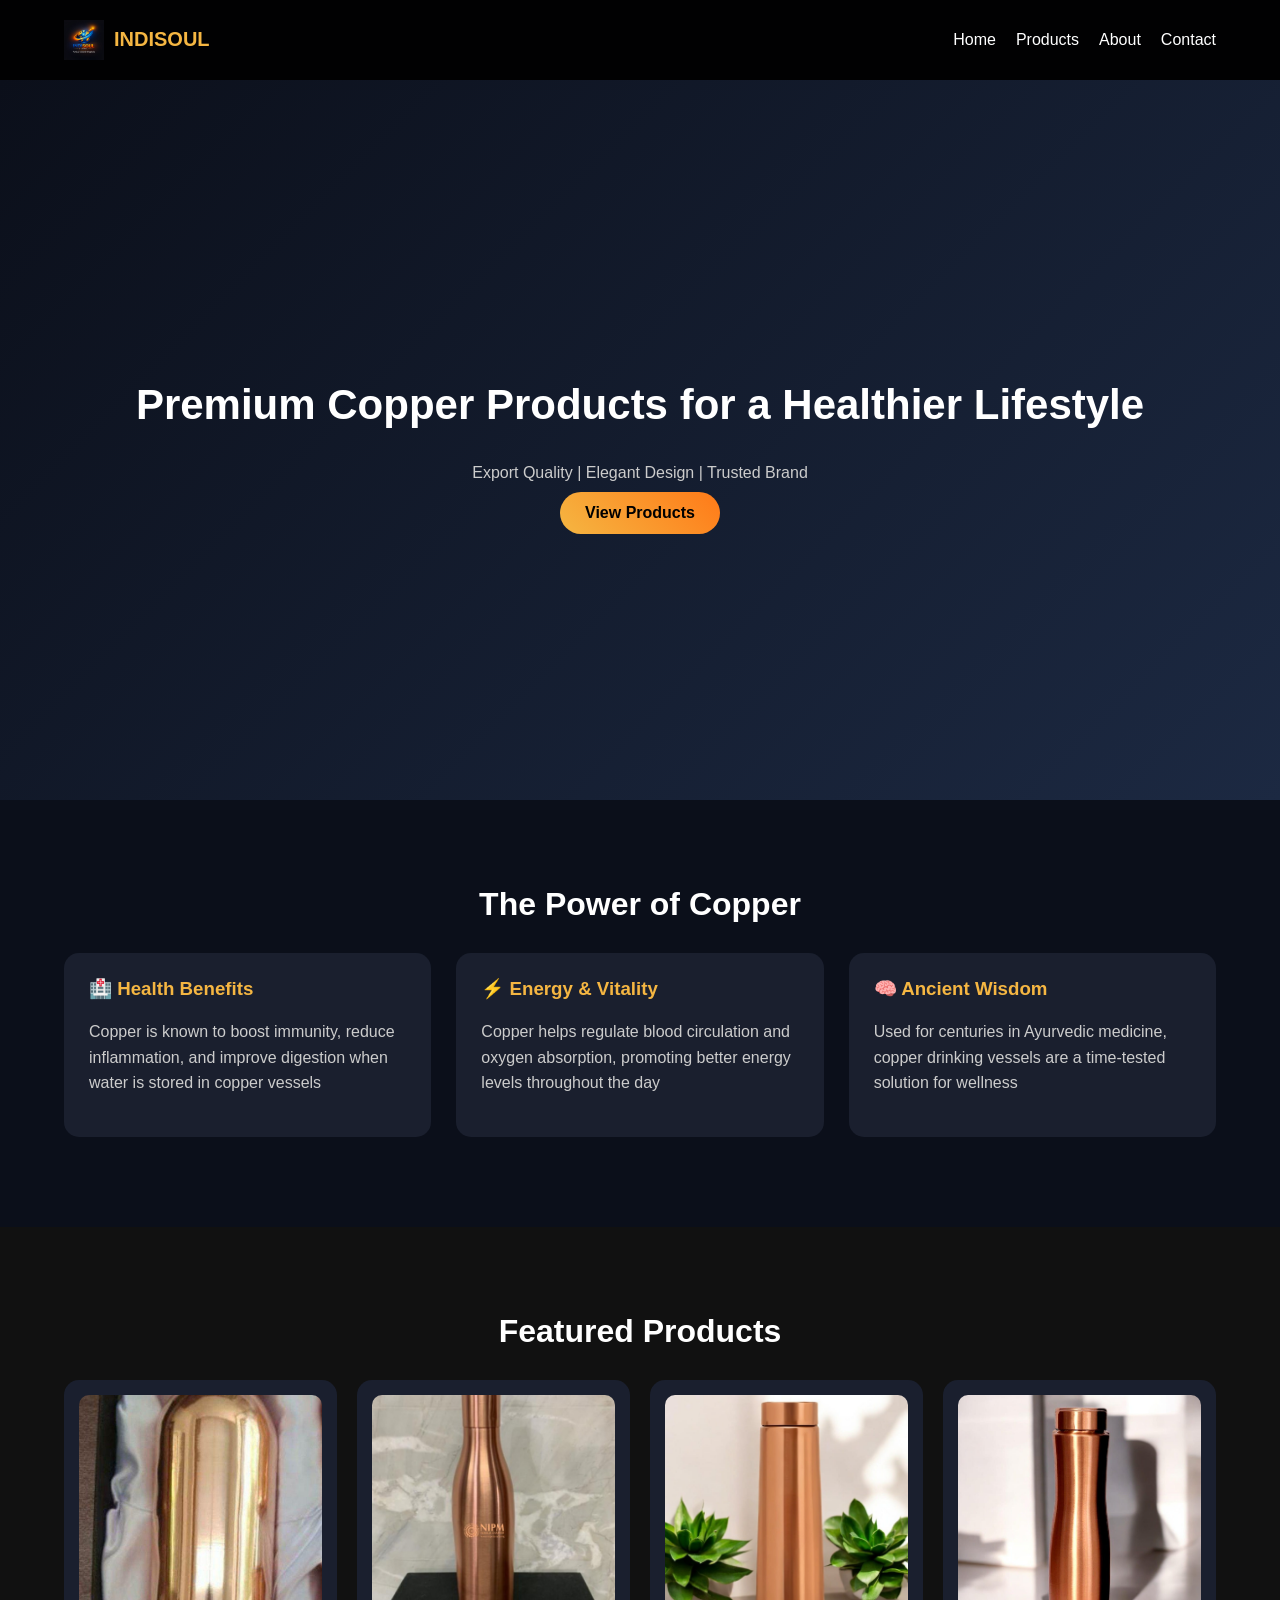
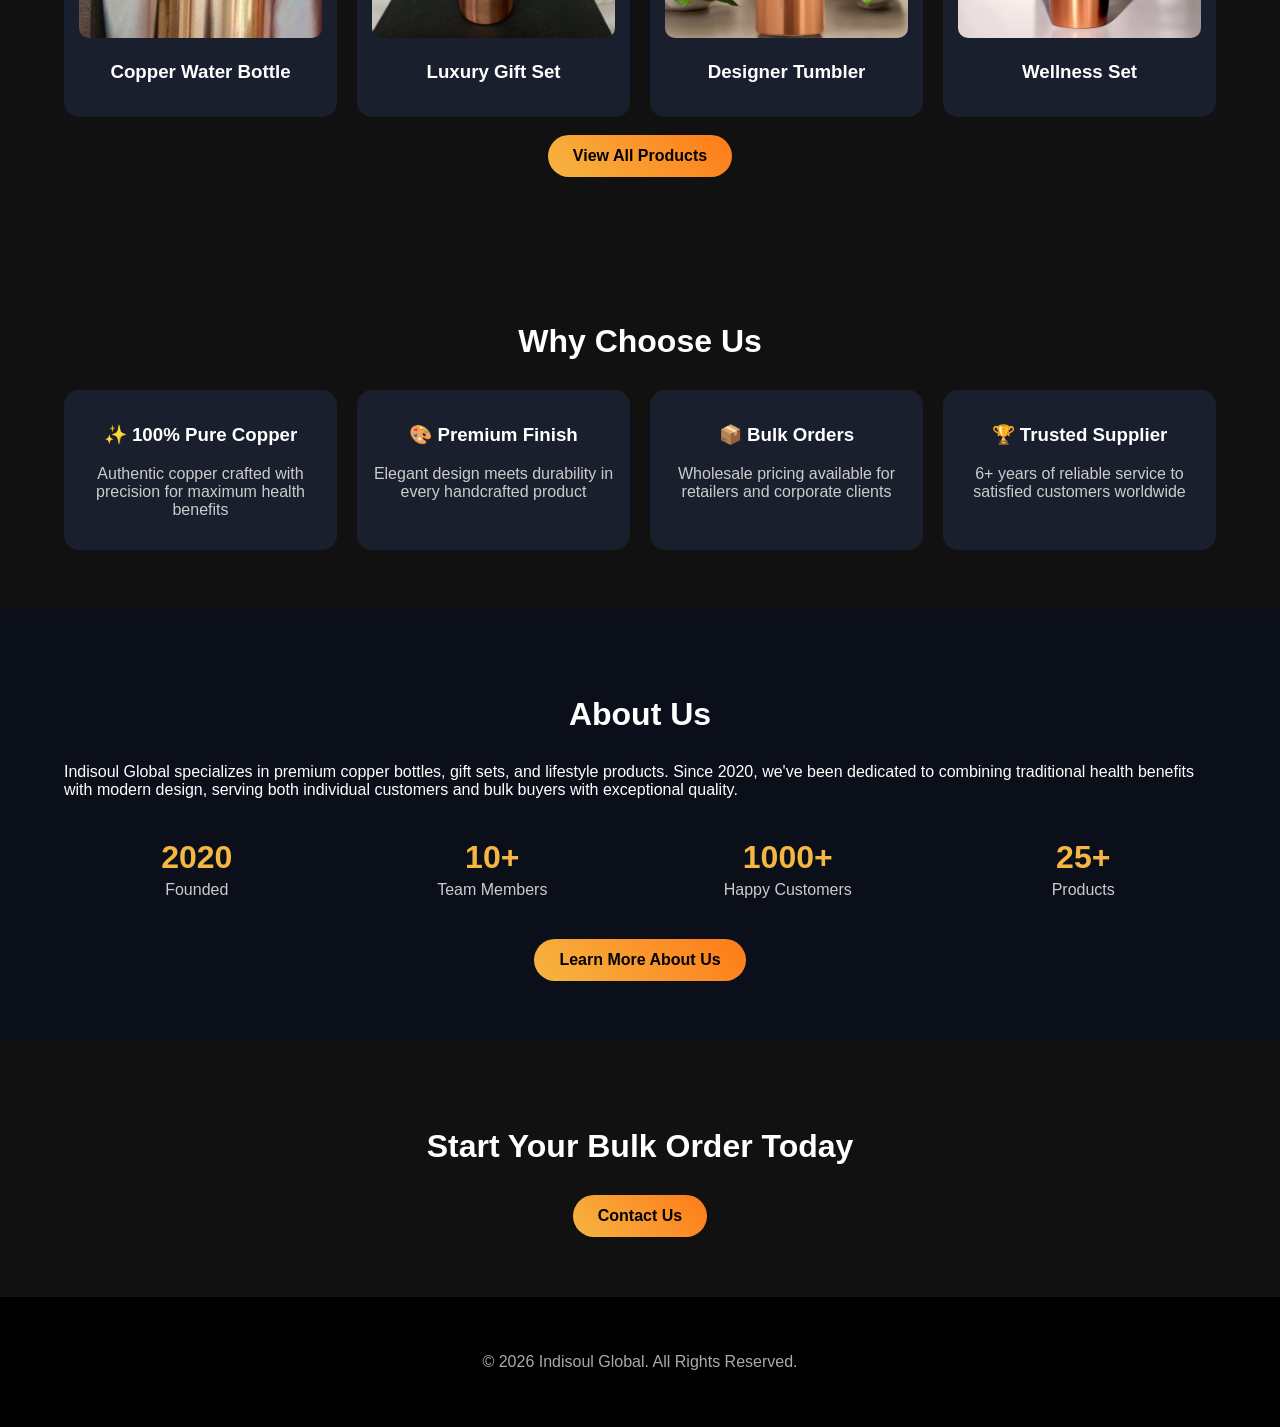
<file: index.html>
<!DOCTYPE html>
<html lang="en">
<head>
<meta charset="UTF-8">
<meta name="viewport" content="width=device-width, initial-scale=1.0">
<meta name="description" content="Premium copper bottles, gift sets, and lifestyle products from Indisoul Global. Export quality with elegant design and trusted quality.">
<title>Indisoul Global - Premium Copper Products</title>
<link rel="stylesheet" href="styles.css">
</head>
<body>
<header>
<div class="container nav">
<div class="logo-box">
<img src="img/logo.jpeg" alt="Indisoul Global Logo">
<h1>INDISOUL</h1>
</div>
<nav id="navMenu">
<a href="index.html">Home</a>
<a href="products.html">Products</a>
<a href="about.html">About</a>
<a href="contact.html">Contact</a>
</nav>
<div class="menu-toggle" onclick="toggleMenu()">☰</div>
</div>
</header>

<section class="hero">
<div class="container">
<h2>Premium Copper Products for a Healthier Lifestyle</h2>
<p>Export Quality | Elegant Design | Trusted Brand</p>
<a href="products.html" class="btn">View Products</a>
</div>
</section>

<section class="section">
<div class="container">
<h2>The Power of Copper</h2>
<div style="display: grid; grid-template-columns: repeat(auto-fit, minmax(250px, 1fr)); gap: 25px; margin: 30px 0;">
<div style="background: #1a1f2e; padding: 25px; border-radius: 15px;">
<h3 style="color: #f5b642; margin-top: 0;">🏥 Health Benefits</h3>
<p style="color: #ccc; line-height: 1.6;">Copper is known to boost immunity, reduce inflammation, and improve digestion when water is stored in copper vessels</p>
</div>
<div style="background: #1a1f2e; padding: 25px; border-radius: 15px;">
<h3 style="color: #f5b642; margin-top: 0;">⚡ Energy & Vitality</h3>
<p style="color: #ccc; line-height: 1.6;">Copper helps regulate blood circulation and oxygen absorption, promoting better energy levels throughout the day</p>
</div>
<div style="background: #1a1f2e; padding: 25px; border-radius: 15px;">
<h3 style="color: #f5b642; margin-top: 0;">🧠 Ancient Wisdom</h3>
<p style="color: #ccc; line-height: 1.6;">Used for centuries in Ayurvedic medicine, copper drinking vessels are a time-tested solution for wellness</p>
</div>
</div>
</div>
</section>

<section class="section dark">
<div class="container">
<h2>Featured Products</h2>
<div class="products">
<div class="card"><img src="img/product1.jpeg" alt="Premium Copper Bottle"><h3>Copper Water Bottle</h3></div>
<div class="card"><img src="img/product2.jpeg" alt="Copper Gift Set"><h3>Luxury Gift Set</h3></div>
<div class="card"><img src="img/product3.jpeg" alt="Designer Copper Tumbler"><h3>Designer Tumbler</h3></div>
<div class="card"><img src="img/product4.jpeg" alt="Wellness Copper Set"><h3>Wellness Set</h3></div>
</div>
<br><center><a href="products.html" class="btn">View All Products</a></center>
</div>
</section>

<section class="section dark">
<div class="container">
<h2>Why Choose Us</h2>
<div class="products">
<div class="card"><h3>✨ 100% Pure Copper</h3><p style="color: #ccc; margin-top: 10px;">Authentic copper crafted with precision for maximum health benefits</p></div>
<div class="card"><h3>🎨 Premium Finish</h3><p style="color: #ccc; margin-top: 10px;">Elegant design meets durability in every handcrafted product</p></div>
<div class="card"><h3>📦 Bulk Orders</h3><p style="color: #ccc; margin-top: 10px;">Wholesale pricing available for retailers and corporate clients</p></div>
<div class="card"><h3>🏆 Trusted Supplier</h3><p style="color: #ccc; margin-top: 10px;">6+ years of reliable service to satisfied customers worldwide</p></div>
</div>
</div>
</section>

<section class="section">
<div class="container">
<h2>About Us</h2>
<p>Indisoul Global specializes in premium copper bottles, gift sets, and lifestyle products. Since 2020, we've been dedicated to combining traditional health benefits with modern design, serving both individual customers and bulk buyers with exceptional quality.</p>
<div style="display: grid; grid-template-columns: repeat(auto-fit, minmax(150px, 1fr)); gap: 30px; margin: 40px 0; text-align: center;">
<div>
<h3 style="font-size: 2rem; color: #f5b642; margin: 0;">2020</h3>
<p style="color: #ccc; margin: 5px 0 0;">Founded</p>
</div>
<div>
<h3 style="font-size: 2rem; color: #f5b642; margin: 0;">10+</h3>
<p style="color: #ccc; margin: 5px 0 0;">Team Members</p>
</div>
<div>
<h3 style="font-size: 2rem; color: #f5b642; margin: 0;">1000+</h3>
<p style="color: #ccc; margin: 5px 0 0;">Happy Customers</p>
</div>
<div>
<h3 style="font-size: 2rem; color: #f5b642; margin: 0;">25+</h3>
<p style="color: #ccc; margin: 5px 0 0;">Products</p>
</div>
</div>
<center><a href="about.html" class="btn">Learn More About Us</a></center>
</div>
</section>

<section class="section dark">
<div class="container">
<h2>Start Your Bulk Order Today</h2>
<center><a href="contact.html" class="btn">Contact Us</a></center>
</div>
</section>

<footer><p style="text-align: center; padding: 20px; color: #aaa;">© 2026 Indisoul Global. All Rights Reserved.</p></footer>
<script>function toggleMenu(){document.getElementById("navMenu").classList.toggle("active")}</script>
</body>
</html>
</file>
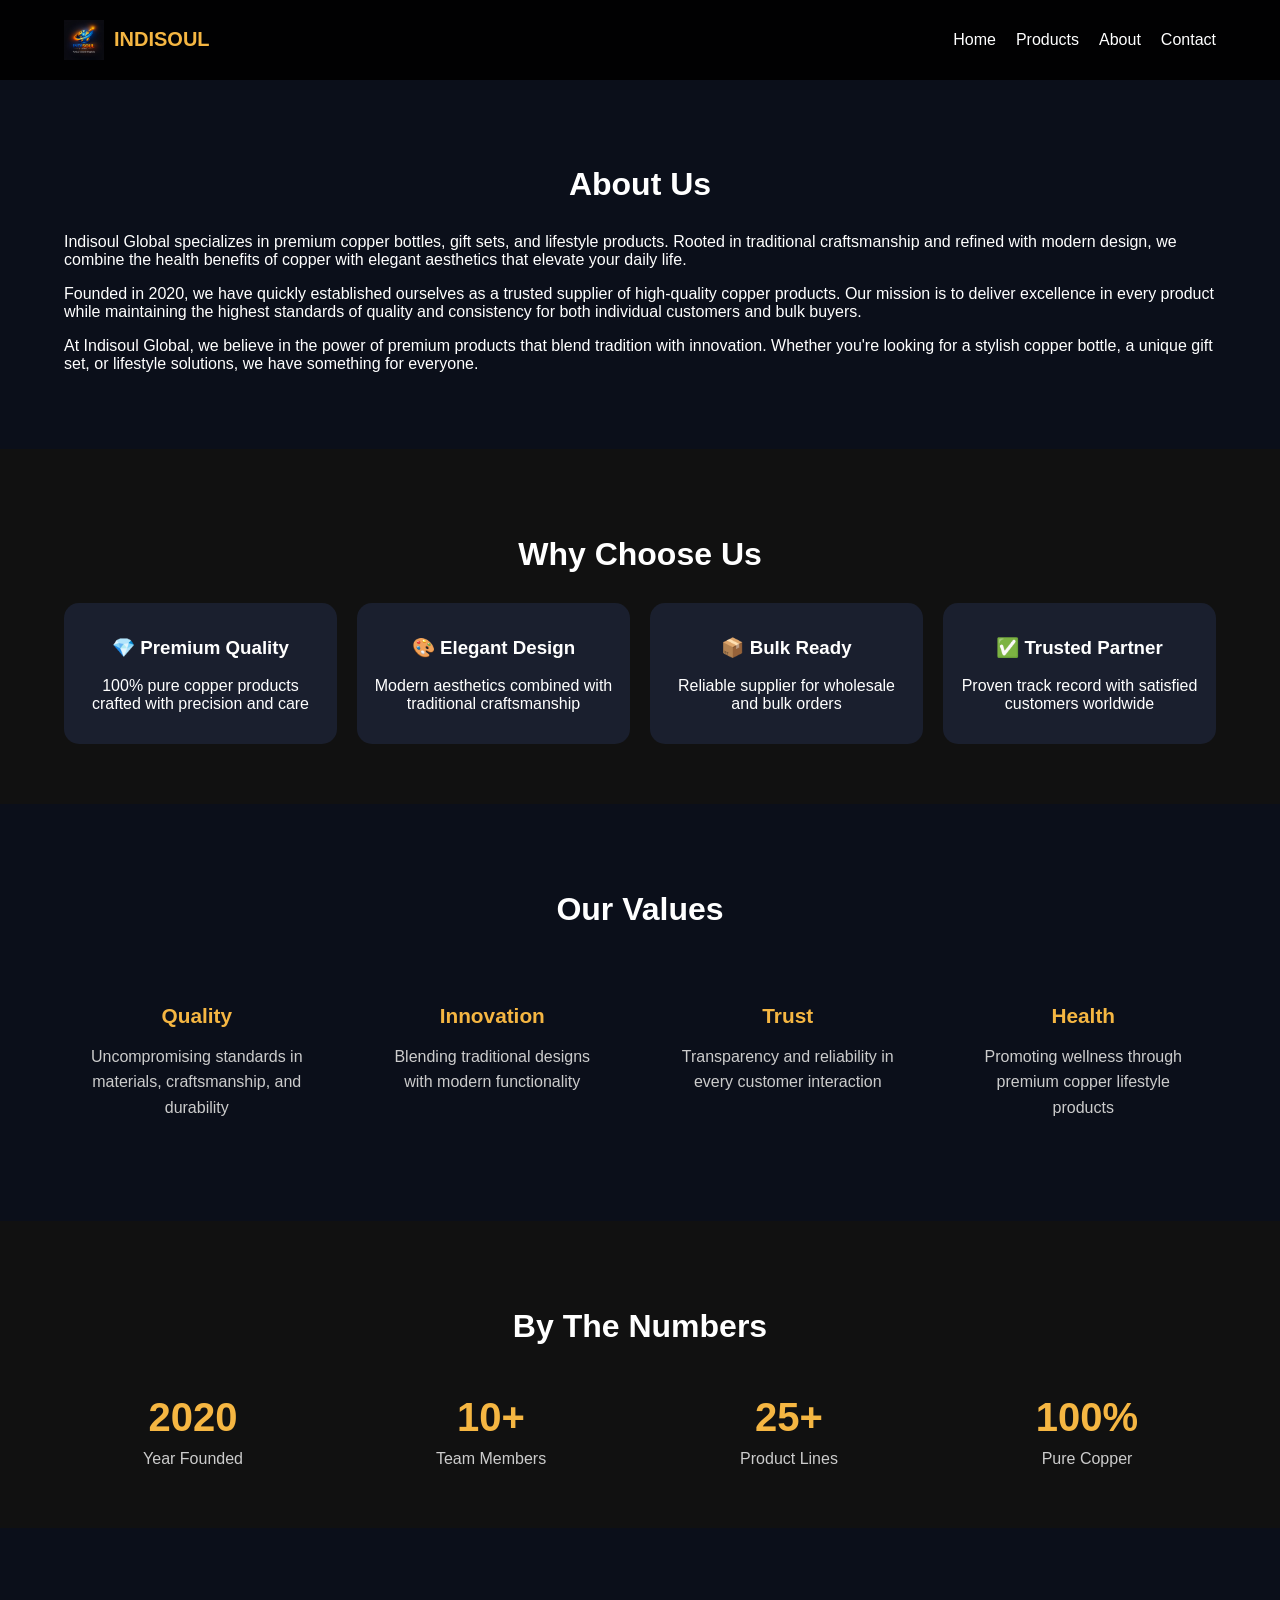
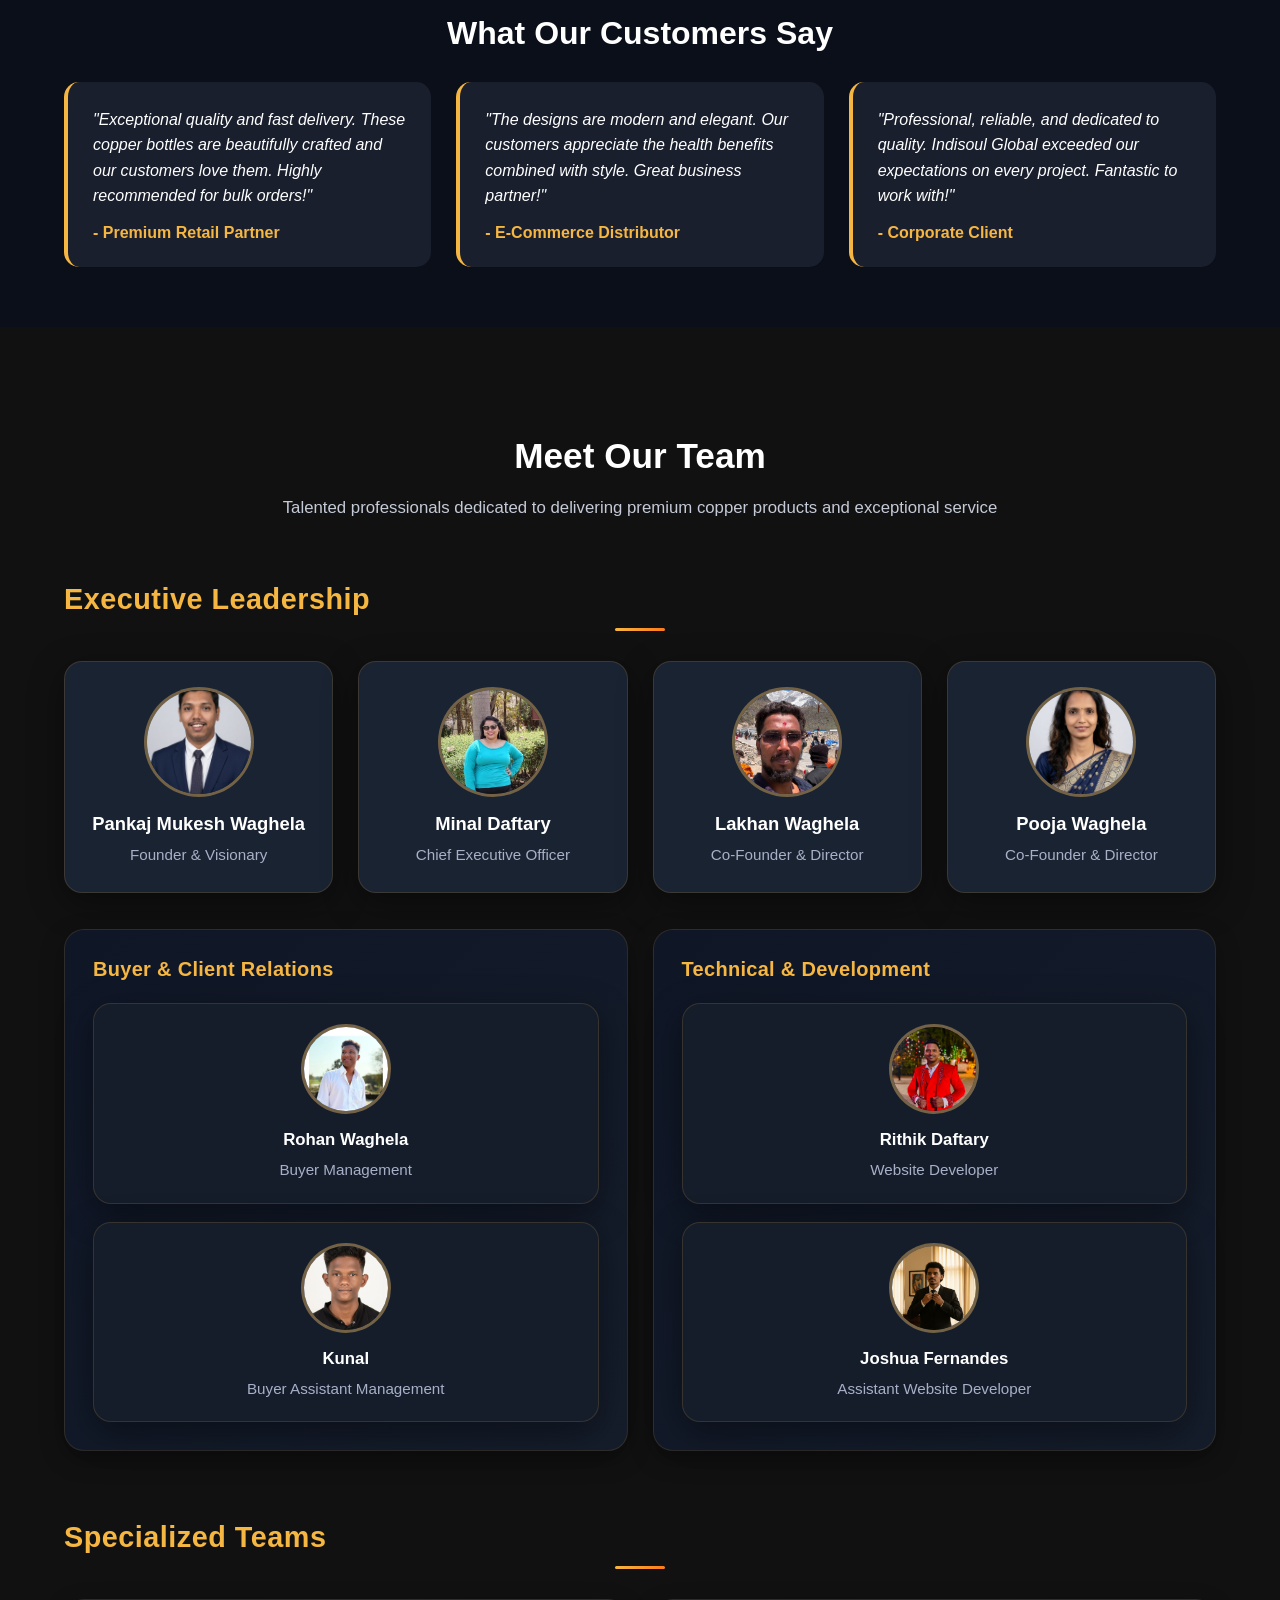
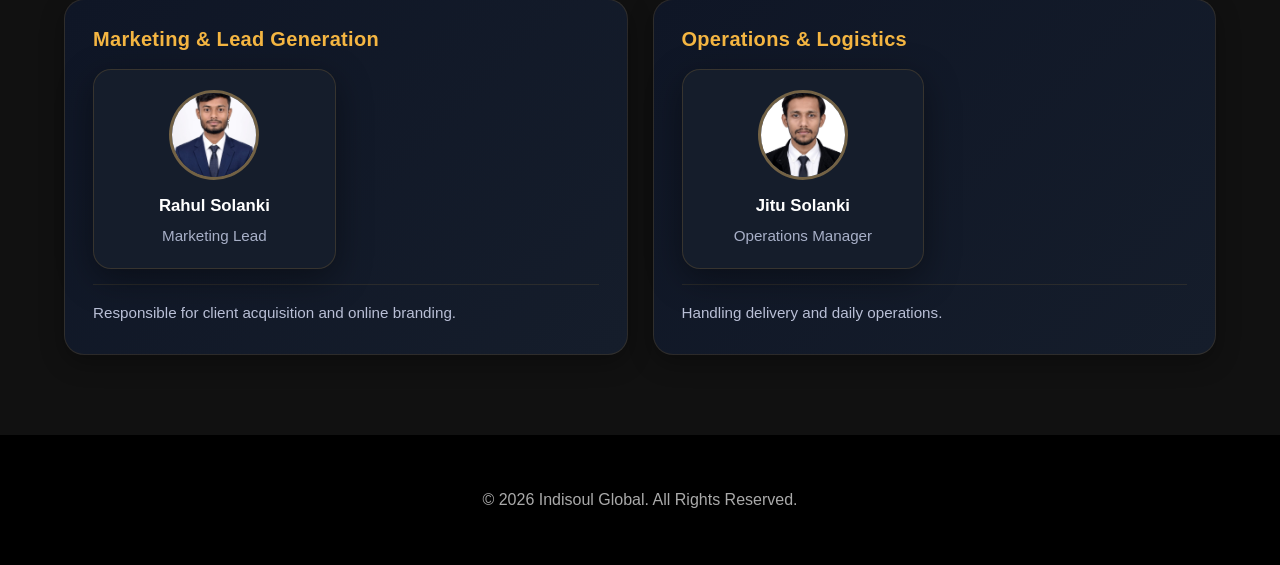
<file: about.html>
<!DOCTYPE html>
<html lang="en">
<head>
<meta charset="UTF-8"><meta name="viewport" content="width=device-width, initial-scale=1.0">
<meta name="description" content="Learn about Indisoul Global - a trusted supplier of premium copper products since 2020. Meet our leadership and expert team.">
<title>About Us - Indisoul Global</title><link rel="stylesheet" href="styles.css"></head>
<body>
<header><div class="container nav"><div class="logo-box"><img src="img/logo.jpeg" alt="Indisoul Global Logo"><h1>INDISOUL</h1></div>
<nav id="navMenu"><a href="index.html">Home</a><a href="products.html">Products</a><a href="about.html">About</a><a href="contact.html">Contact</a></nav>
<div class="menu-toggle" onclick="toggleMenu()">☰</div></div></header>
<section class="section"><div class="container">
<h2>About Us</h2>
<p>Indisoul Global specializes in premium copper bottles, gift sets, and lifestyle products. Rooted in traditional craftsmanship and refined with modern design, we combine the health benefits of copper with elegant aesthetics that elevate your daily life.</p>
<p>Founded in 2020, we have quickly established ourselves as a trusted supplier of high-quality copper products. Our mission is to deliver excellence in every product while maintaining the highest standards of quality and consistency for both individual customers and bulk buyers.</p>
<p>At Indisoul Global, we believe in the power of premium products that blend tradition with innovation. Whether you're looking for a stylish copper bottle, a unique gift set, or lifestyle solutions, we have something for everyone.</p>
</div></section>

<section class="section dark">
<div class="container">
<h2>Why Choose Us</h2>
<div class="products">
<div class="card"><h3>💎 Premium Quality</h3><p>100% pure copper products crafted with precision and care</p></div>
<div class="card"><h3>🎨 Elegant Design</h3><p>Modern aesthetics combined with traditional craftsmanship</p></div>
<div class="card"><h3>📦 Bulk Ready</h3><p>Reliable supplier for wholesale and bulk orders</p></div>
<div class="card"><h3>✅ Trusted Partner</h3><p>Proven track record with satisfied customers worldwide</p></div>
</div>
</div>
</section>

<section class="section">
<div class="container">
<h2>Our Values</h2>
<div style="display: grid; grid-template-columns: repeat(auto-fit, minmax(200px, 1fr)); gap: 30px;">
<div style="text-align: center; padding: 25px;">
<h3 style="color: #f5b642; font-size: 1.3rem; margin-bottom: 15px;">Quality</h3>
<p style="color: #ccc; line-height: 1.6;">Uncompromising standards in materials, craftsmanship, and durability</p>
</div>
<div style="text-align: center; padding: 25px;">
<h3 style="color: #f5b642; font-size: 1.3rem; margin-bottom: 15px;">Innovation</h3>
<p style="color: #ccc; line-height: 1.6;">Blending traditional designs with modern functionality</p>
</div>
<div style="text-align: center; padding: 25px;">
<h3 style="color: #f5b642; font-size: 1.3rem; margin-bottom: 15px;">Trust</h3>
<p style="color: #ccc; line-height: 1.6;">Transparency and reliability in every customer interaction</p>
</div>
<div style="text-align: center; padding: 25px;">
<h3 style="color: #f5b642; font-size: 1.3rem; margin-bottom: 15px;">Health</h3>
<p style="color: #ccc; line-height: 1.6;">Promoting wellness through premium copper lifestyle products</p>
</div>
</div>
</div>
</section>

<section class="section dark">
<div class="container">
<h2 style="margin-bottom: 50px;">By The Numbers</h2>
<div style="display: grid; grid-template-columns: repeat(auto-fit, minmax(150px, 1fr)); gap: 40px; text-align: center;">
<div>
<h3 style="font-size: 2.5rem; color: #f5b642; margin: 0 0 10px;">2020</h3>
<p style="color: #ccc; margin: 0;">Year Founded</p>
</div>
<div>
<h3 style="font-size: 2.5rem; color: #f5b642; margin: 0 0 10px;">10+</h3>
<p style="color: #ccc; margin: 0;">Team Members</p>
</div>
<div>
<h3 style="font-size: 2.5rem; color: #f5b642; margin: 0 0 10px;">25+</h3>
<p style="color: #ccc; margin: 0;">Product Lines</p>
</div>
<div>
<h3 style="font-size: 2.5rem; color: #f5b642; margin: 0 0 10px;">100%</h3>
<p style="color: #ccc; margin: 0;">Pure Copper</p>
</div>
</div>
</div>
</section>

<section class="section">
<div class="container">
<h2>What Our Customers Say</h2>
<div style="display: grid; grid-template-columns: repeat(auto-fit, minmax(250px, 1fr)); gap: 25px;">
<div style="background: #1a1f2e; padding: 25px; border-radius: 15px; border-left: 4px solid #f5b642;">
<p style="color: #fff; margin: 0 0 15px; line-height: 1.6; font-style: italic;">"Exceptional quality and fast delivery. These copper bottles are beautifully crafted and our customers love them. Highly recommended for bulk orders!"</p>
<p style="color: #f5b642; margin: 0; font-weight: 600;">- Premium Retail Partner</p>
</div>
<div style="background: #1a1f2e; padding: 25px; border-radius: 15px; border-left: 4px solid #f5b642;">
<p style="color: #fff; margin: 0 0 15px; line-height: 1.6; font-style: italic;">"The designs are modern and elegant. Our customers appreciate the health benefits combined with style. Great business partner!"</p>
<p style="color: #f5b642; margin: 0; font-weight: 600;">- E-Commerce Distributor</p>
</div>
<div style="background: #1a1f2e; padding: 25px; border-radius: 15px; border-left: 4px solid #f5b642;">
<p style="color: #fff; margin: 0 0 15px; line-height: 1.6; font-style: italic;">"Professional, reliable, and dedicated to quality. Indisoul Global exceeded our expectations on every project. Fantastic to work with!"</p>
<p style="color: #f5b642; margin: 0; font-weight: 600;">- Corporate Client</p>
</div>
</div>
</div>
</section>
<section class="team-section section dark">
  <div class="container">
    <div class="team-header">
      <h2>Meet Our Team</h2>
      <p>Talented professionals dedicated to delivering premium copper products and exceptional service</p>
    </div>

    <div class="team-group executive-group">
      <h3>Executive Leadership</h3>
      <div class="team-grid">
        <article class="team-card">
          <img src="img/team/pankaj-mukesh-waghela.jpeg" alt="Pankaj Mukesh Waghela - Founder">
          <h4>Pankaj Mukesh Waghela</h4>
          <p>Founder & Visionary</p>
        </article>
        <article class="team-card">
          <img src="img/team/minal.jpeg" alt="Minal Daftary - CEO">
          <h4>Minal Daftary</h4>
          <p>Chief Executive Officer</p>
        </article>
         <article class="team-card">
          <img src="img/team/lucky.jpeg" alt="Lakhan Waghela - Co-Founder">
          <h4>Lakhan Waghela</h4>
          <p>Co-Founder & Director</p>
        </article>
        <article class="team-card">
          <img src="img/team/pooja-waghela.jpeg" alt="Pooja Waghela - Co-Founder">
          <h4>Pooja Waghela</h4>
          <p>Co-Founder & Director</p>
        </article>
      </div>
      <br>
      <br>
      <div class="department-grid">
        <div class="department-card">
          <h4>Buyer & Client Relations</h4>
          <article class="team-card small-card">
            <img src="img/team/rohan.jpeg" alt="Rohan Waghela - Buyer Management">
            <h5>Rohan Waghela</h5>
            <p>Buyer Management</p>
          </article>
          <br>
          <article class="team-card small-card">
            <img src="img/team/kunal.jpeg" alt="Kunal - Buyer Assistant">
            <h5>Kunal</h5>
            <p>Buyer Assistant Management</p>
          </article>
        </div>
        <div class="department-card">
          <h4>Technical & Development</h4>
          <article class="team-card small-card">
            <img src="img/team/rithik.jpeg" alt="Rithik Daftary - Development Manager">
            <h5>Rithik Daftary</h5>
            <p>Website Developer</p>
          </article>
          <br>
          <article class="team-card small-card">
            <img src="img/team/joshu.jpeg" alt="Joshua Fernandes - Assistant Developer">
            <h5>Joshua Fernandes</h5>
            <p>Assistant Website Developer</p>
          </article>
        </div>
      </div>
    </div>
    <div class="team-group specialized-group">
      <h3>Specialized Teams</h3>
      <div class="specialized-grid">
        <article class="specialized-card">
          <h4>Marketing & Lead Generation</h4>
          <div class="team-grid compact">
            <article class="team-card small-card">
              <img src="img/team/rahul-solanki.jpeg" alt="Rahul Solanki - Marketing Lead">
              <h5>Rahul Solanki</h5>
              <p>Marketing Lead</p>
            </article>
            <br>
          </div>
          <p class="team-purpose">Responsible for client acquisition and online branding.</p>
        </article>
        <article class="specialized-card">
          <h4>Operations & Logistics</h4>
          <div class="team-grid compact">
            <article class="team-card small-card">
              <img src="img/team/jitu-solanki.jpeg" alt="Jitu Solanki - Operations Manager">
              <h5>Jitu Solanki</h5>
              <p>Operations Manager</p>
            </article>
            <br>
          </div>
          <p class="team-purpose">Handling delivery and daily operations.</p>
        </article>
        
      </div>
    </div>
  </div>
</div>
</div></section>
<footer><p style="text-align: center; padding: 20px; color: #aaa;">© 2026 Indisoul Global. All Rights Reserved.</p></footer>
<script>function toggleMenu(){document.getElementById("navMenu").classList.toggle("active")}</script>
</body></html>
</file>
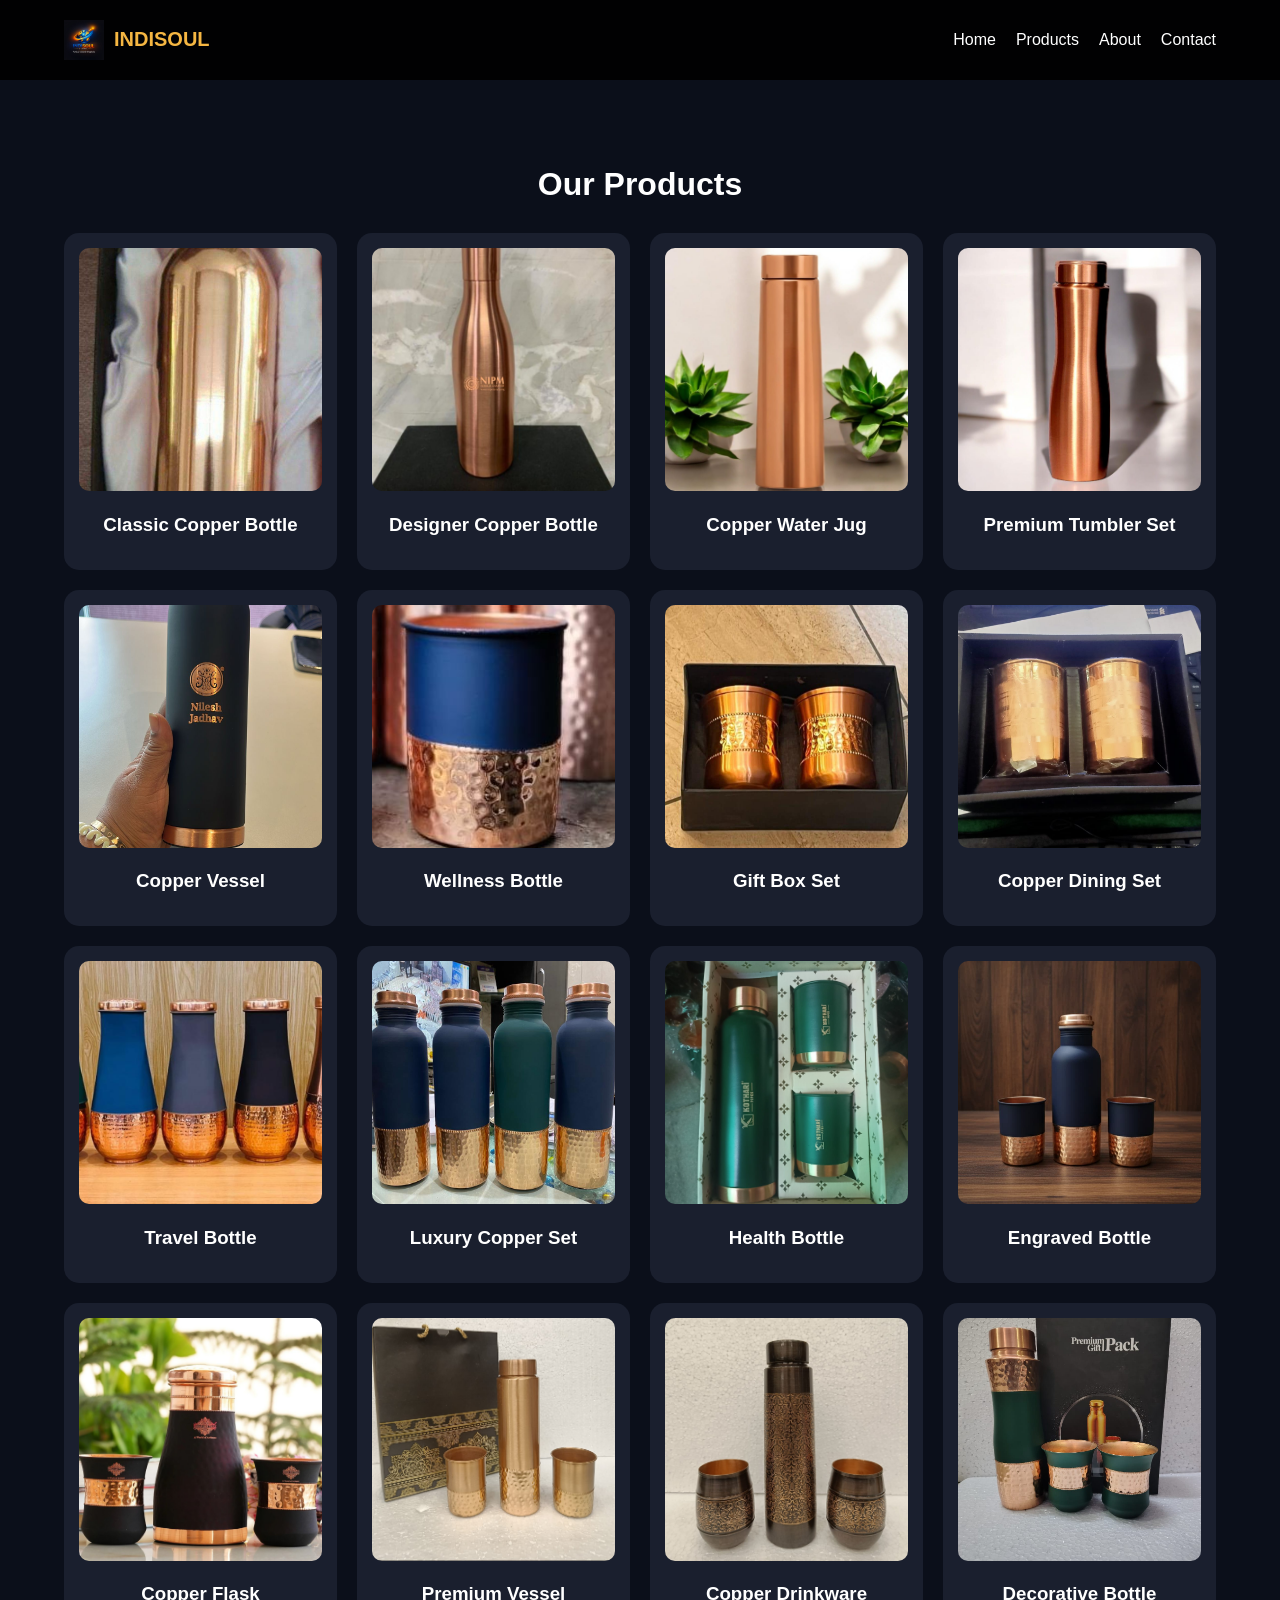
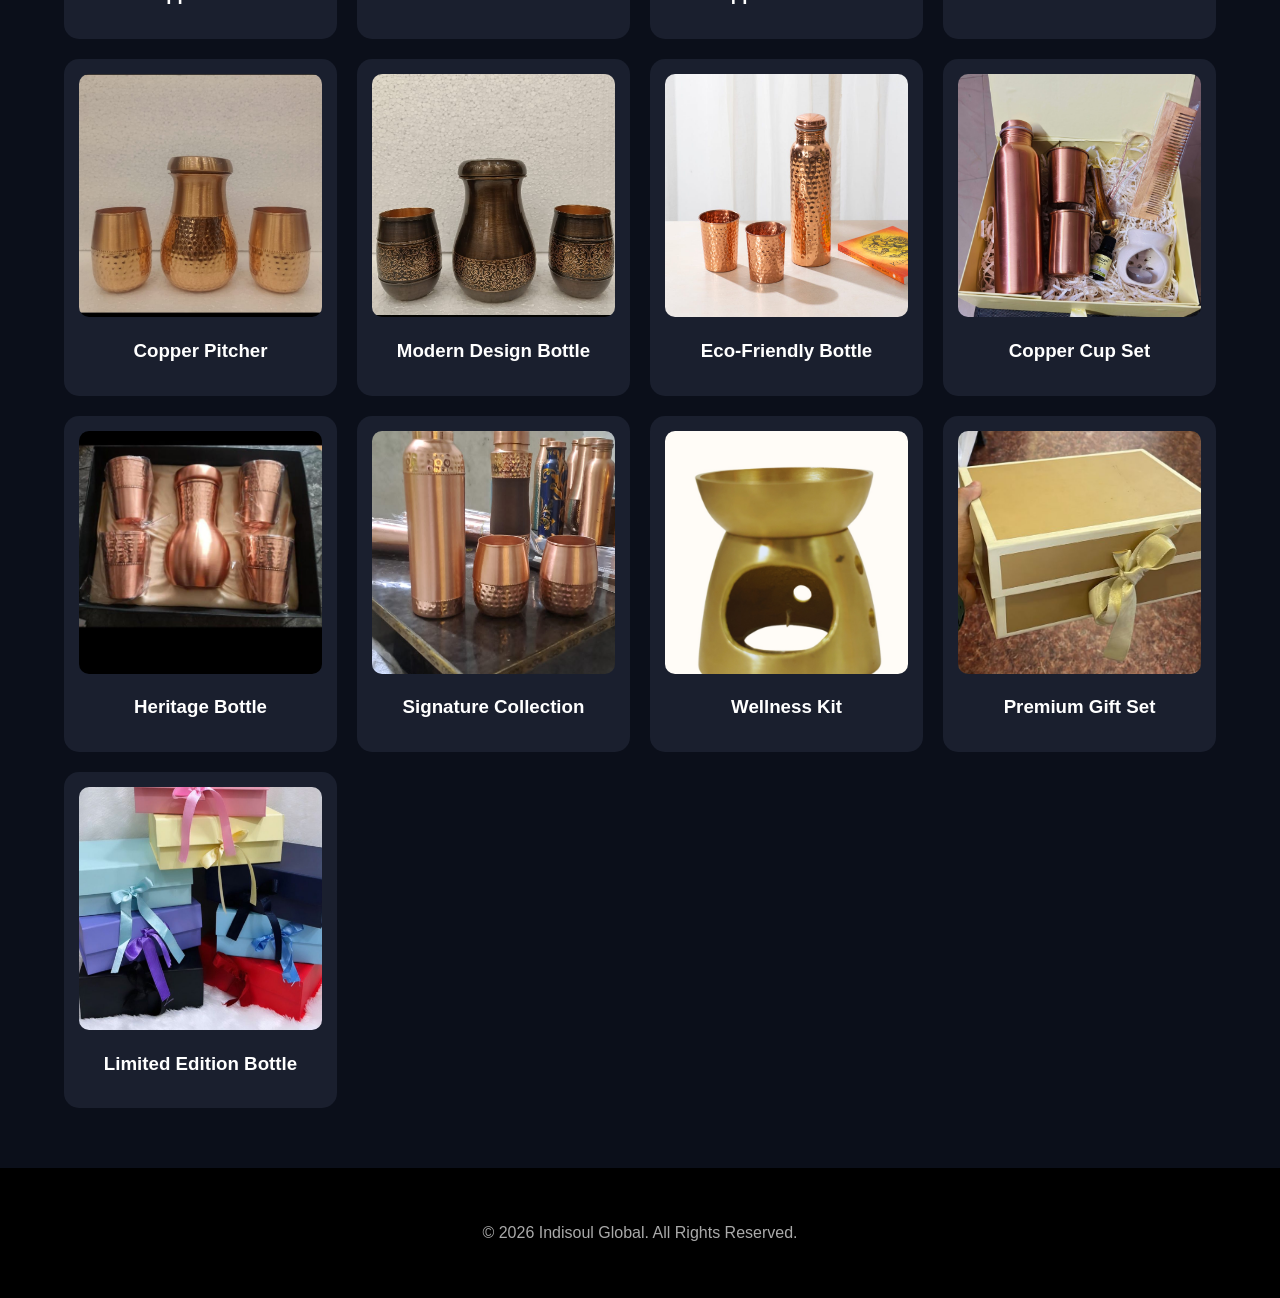
<file: products.html>
<!DOCTYPE html>
<html lang="en">
<head>
<meta charset="UTF-8">
<meta name="viewport" content="width=device-width, initial-scale=1.0">
<meta name="description" content="Browse our collection of premium copper bottles, gift sets, and lifestyle products. High-quality, export-ready products from Indisoul Global.">
<title>Products - Indisoul Global</title>
<link rel="stylesheet" href="styles.css">
</head>
<body>
<header>
<div class="container nav">
<div class="logo-box"><img src="img/logo.jpeg" alt="Indisoul Global Logo"><h1>INDISOUL</h1></div>
<nav id="navMenu">
<a href="index.html">Home</a>
<a href="products.html">Products</a>
<a href="about.html">About</a>
<a href="contact.html">Contact</a>
</nav>
<div class="menu-toggle" onclick="toggleMenu()">☰</div>
</div>
</header>
<section class="section">
<div class="container">
<h2>Our Products</h2>
<div class="products">
<div class="card"><img src="img/product1.jpeg" alt="Classic Copper Bottle"><h3>Classic Copper Bottle</h3></div>
<div class="card"><img src="img/product2.jpeg" alt="Designer Copper Bottle"><h3>Designer Copper Bottle</h3></div>
<div class="card"><img src="img/product3.jpeg" alt="Copper Water Jug"><h3>Copper Water Jug</h3></div>
<div class="card"><img src="img/product4.jpeg" alt="Premium Tumbler Set"><h3>Premium Tumbler Set</h3></div>
<div class="card"><img src="img/product5.jpeg" alt="Copper Vessel"><h3>Copper Vessel</h3></div>
<div class="card"><img src="img/product6.jpeg" alt="Wellness Bottle"><h3>Wellness Bottle</h3></div>
<div class="card"><img src="img/product7.jpeg" alt="Gift Box Set"><h3>Gift Box Set</h3></div>
<div class="card"><img src="img/product8.jpeg" alt="Copper Dining Set"><h3>Copper Dining Set</h3></div>
<div class="card"><img src="img/product9.jpeg" alt="Travel Bottle"><h3>Travel Bottle</h3></div>
<div class="card"><img src="img/product10.jpeg" alt="Luxury Copper Set"><h3>Luxury Copper Set</h3></div>
<div class="card"><img src="img/product11.jpeg" alt="Health Bottle"><h3>Health Bottle</h3></div>
<div class="card"><img src="img/product12.jpeg" alt="Engraved Bottle"><h3>Engraved Bottle</h3></div>
<div class="card"><img src="img/product13.jpeg" alt="Copper Flask"><h3>Copper Flask</h3></div>
<div class="card"><img src="img/product14.jpeg" alt="Premium Vessel"><h3>Premium Vessel</h3></div>
<div class="card"><img src="img/product15.jpeg" alt="Copper Drinkware"><h3>Copper Drinkware</h3></div>
<div class="card"><img src="img/product16.jpeg" alt="Decorative Bottle"><h3>Decorative Bottle</h3></div>
<div class="card"><img src="img/product17.jpeg" alt="Copper Pitcher"><h3>Copper Pitcher</h3></div>
<div class="card"><img src="img/product18.jpeg" alt="Modern Design Bottle"><h3>Modern Design Bottle</h3></div>
<div class="card"><img src="img/product19.jpeg" alt="Eco-Friendly Bottle"><h3>Eco-Friendly Bottle</h3></div>
<div class="card"><img src="img/product20.jpeg" alt="Copper Cup Set"><h3>Copper Cup Set</h3></div>
<div class="card"><img src="img/product21.jpeg" alt="Heritage Bottle"><h3>Heritage Bottle</h3></div>
<div class="card"><img src="img/product22.jpeg" alt="Signature Collection"><h3>Signature Collection</h3></div>
<div class="card"><img src="img/product23.jpeg" alt="Wellness Kit"><h3>Wellness Kit</h3></div>
<div class="card"><img src="img/product24.jpeg" alt="Premium Gift Set"><h3>Premium Gift Set</h3></div>
<div class="card"><img src="img/product25.jpeg" alt="Limited Edition Bottle"><h3>Limited Edition Bottle</h3></div>

</div>
</div>
</section>
<footer><p style="text-align: center; padding: 20px; color: #aaa;">© 2026 Indisoul Global. All Rights Reserved.</p></footer>
<script>function toggleMenu(){document.getElementById("navMenu").classList.toggle("active")}</script>
</body>
</html>
</file>
<file: styles.css>
*{box-sizing:border-box}
body{margin:0;font-family:'Segoe UI',sans-serif;background:#0b0f1a;color:#fff}
.container{width:90%;max-width:1200px;margin:auto}
header{background:rgba(0,0,0,0.9);position:sticky;top:0;z-index:1000}
.nav{display:flex;justify-content:space-between;align-items:center;padding:15px 0}
.logo-box{display:flex;align-items:center;gap:10px}
.logo-box img{width:40px}
.logo-box h1{font-size:20px;color:#f5b642}
nav{display:flex}
nav a{color:#fff;margin-left:20px;text-decoration:none;transition:.3s}
nav a:hover{color:#f5b642}
.menu-toggle{display:none;font-size:24px;cursor:pointer}
.hero{height:80vh;display:flex;align-items:center;text-align:center;background:linear-gradient(135deg,#0b0f1a,#1c2942)}
.hero h2{font-size:42px}
.hero p{margin:10px 0;color:#ccc}
.btn{display:inline-block;padding:12px 25px;background:linear-gradient(45deg,#f5b642,#ff7a18);color:#000;border-radius:30px;text-decoration:none;font-weight:bold}
.section{padding:60px 0}
.section h2{text-align:center;margin-bottom:30px;font-size:2rem}
.team-section{padding:80px 0;background:#111}
.team-header{max-width:760px;margin:0 auto 60px;text-align:center}
.team-header h2{margin-bottom:15px;font-size:2.2rem;color:#fff}
.team-header p{color:#c4cad7;line-height:1.8;font-size:1.05rem}
.team-group{margin-bottom:70px}
.team-group:last-child{margin-bottom:0}
.executive-group h3,
.team-group h3{font-size:1.8rem;color:#f5b642;margin-bottom:30px;letter-spacing:.5px;position:relative;padding-bottom:15px}
.team-group h3:after{content:'';position:absolute;bottom:0;left:50%;transform:translateX(-50%);width:50px;height:3px;background:linear-gradient(90deg,#f5b642,#ff7a18);border-radius:2px}
.team-grid,
.department-grid,
.specialized-grid{display:grid;gap:25px}
.team-grid{grid-template-columns:repeat(auto-fit,minmax(220px,1fr))}
.team-grid.compact{grid-template-columns:repeat(auto-fit,minmax(150px,1fr));gap:20px}
.department-grid{grid-template-columns:repeat(auto-fit,minmax(250px,1fr));gap:25px}
.specialized-grid{grid-template-columns:repeat(auto-fit,minmax(280px,1fr));gap:25px}
.team-card{background:#1a2332;padding:25px 20px;border-radius:18px;text-align:center;box-shadow:0 10px 35px rgba(0,0,0,.4);transition:all .3s ease;border:1px solid rgba(245,182,66,.15)}
.team-card:hover{transform:translateY(-6px);box-shadow:0 16px 50px rgba(245,182,66,.2);border-color:rgba(245,182,66,.35)}
.team-card img{width:110px;height:110px;object-fit:cover;border-radius:50%;border:3px solid rgba(245,182,66,.4);margin:0 auto 16px;display:block;background:#1d2a47}
.team-card h4{margin:0 0 8px;font-size:1.15rem;color:#fff;font-weight:600}
.team-card h5{margin:0 0 8px;font-size:1.05rem;color:#fff;font-weight:600}
.team-card p{margin:0;color:#a8b0c8;line-height:1.6;font-size:.95rem}
.small-card{padding:20px 18px;background:#151d2b}
.small-card img{width:90px;height:90px}
.department-card{background:linear-gradient(135deg,#0f1626 0%,#151d2b 100%);padding:28px;border-radius:20px;border:1px solid rgba(245,182,66,.12);box-shadow:0 8px 25px rgba(0,0,0,.3)}
.department-card h4{margin:0 0 22px;font-size:1.25rem;color:#f5b642;font-weight:600;letter-spacing:.3px}
.department-card:hover{box-shadow:0 12px 35px rgba(245,182,66,.15);border-color:rgba(245,182,66,.25)}
.specialized-card{background:linear-gradient(135deg,#0f1626 0%,#151d2b 100%);padding:28px;border-radius:20px;border:1px solid rgba(245,182,66,.12);box-shadow:0 8px 25px rgba(0,0,0,.3);transition:all .3s ease}
.specialized-card h4{margin:0 0 18px;font-size:1.25rem;color:#f5b642;font-weight:600;letter-spacing:.3px}
.specialized-card:hover{box-shadow:0 12px 35px rgba(245,182,66,.15);border-color:rgba(245,182,66,.25)}
.team-purpose{margin:15px 0 0;padding-top:15px;border-top:1px solid rgba(245,182,66,.1);color:#b9bfd6;line-height:1.7;font-size:.95rem}
.dark{background:#111}
.products{display:grid;grid-template-columns:repeat(auto-fit,minmax(250px,1fr));gap:20px}
.card{background:#1a1f2e;padding:15px;border-radius:15px;text-align:center;transition:.3s}
.card img{width:100%;aspect-ratio:1/1;object-fit:cover;border-radius:10px}
.card:hover{transform:translateY(-10px);box-shadow:0 10px 25px rgba(255,122,24,0.3)}
.contact-grid{display:grid;grid-template-columns:repeat(auto-fit,minmax(200px,1fr));gap:20px}
footer{text-align:center;padding:20px;background:#000;color:#aaa}
@media(max-width:768px){nav{position:absolute;top:70px;right:0;background:#000;flex-direction:column;width:200px;display:none}nav.active{display:flex}nav a{padding:15px;border-bottom:1px solid #222}.menu-toggle{display:block}.hero h2{font-size:28px}.team-section{padding:60px 0}.team-header h2{font-size:1.8rem}.team-grid{grid-template-columns:repeat(auto-fit,minmax(180px,1fr));gap:18px}.team-grid.compact{grid-template-columns:repeat(2,1fr)}.department-grid{grid-template-columns:1fr}.specialized-grid{grid-template-columns:1fr}}
/* CONTACT PAGE IMPROVEMENTS */

.contact-section {
  min-height: 80vh;
  display: flex;
  align-items: center;
}

.contact-header {
  text-align: center;
  margin-bottom: 50px;
}

.contact-header h2 {
  font-size: 40px;
  margin-bottom: 10px;
}

.contact-header p {
  color: #bbb;
  max-width: 700px;
  margin: auto;
  line-height: 1.6;
}

.contact-card {
  background: #1a1f2e;
  padding: 30px 25px;
  border-radius: 18px;
  transition: 0.3s;
  border: 1px solid rgba(255,255,255,0.05);
}

.contact-card:hover {
  transform: translateY(-8px);
  box-shadow: 0 10px 25px rgba(255,122,24,0.25);
}

.contact-card h3 {
  color: #f5b642;
  margin-bottom: 20px;
  font-size: 20px;
}

.contact-card p {
  color: #ddd;
  line-height: 1.8;
  margin: 0;
}

.social-link {
  color: #f5b642;
  text-decoration: none;
  font-weight: 600;
  transition: all 0.3s ease;
  display: inline-block;
  padding: 8px 16px;
  border: 1px solid rgba(245, 182, 66, 0.4);
  border-radius: 8px;
  background: rgba(245, 182, 66, 0.1);
}

.social-link:hover {
  color: #fff;
  background: linear-gradient(45deg, #f5b642, #ff7a18);
  border-color: #ff7a18;
  box-shadow: 0 4px 15px rgba(255, 122, 24, 0.3);
}

.top-space {
  margin-top: 20px !important;
}

/* FORM STYLES */
.contact-form {
  background: linear-gradient(135deg, #0f1626 0%, #151d2b 100%);
  padding: 40px;
  border-radius: 20px;
  border: 1px solid rgba(245, 182, 66, 0.15);
  box-shadow: 0 10px 40px rgba(0, 0, 0, 0.4);
}

.contact-form h3 {
  text-align: center;
  font-size: 2rem;
  margin-bottom: 35px;
  color: #f5b642;
  letter-spacing: 0.5px;
}

.form-group {
  margin-bottom: 25px;
}

.form-group label {
  display: block;
  margin-bottom: 10px;
  color: #f5b642;
  font-weight: 600;
  font-size: 0.95rem;
  letter-spacing: 0.3px;
  text-transform: uppercase;
}

.form-group input,
.form-group textarea {
  width: 100%;
  padding: 14px 16px;
  background: rgba(26, 31, 46, 0.8);
  border: 2px solid rgba(245, 182, 66, 0.2);
  border-radius: 10px;
  color: #fff;
  font-size: 1rem;
  font-family: 'Segoe UI', sans-serif;
  transition: all 0.3s ease;
}

.form-group input::placeholder,
.form-group textarea::placeholder {
  color: #888;
}

.form-group input:focus,
.form-group textarea:focus {
  outline: none;
  border-color: #f5b642;
  background: rgba(26, 31, 46, 1);
  box-shadow: 0 0 15px rgba(245, 182, 66, 0.3), inset 0 0 10px rgba(245, 182, 66, 0.05);
}

.form-group textarea {
  resize: vertical;
  min-height: 140px;
}

.form-submit {
  display: flex;
  gap: 15px;
  justify-content: center;
  margin-top: 35px;
}

.form-submit button {
  padding: 14px 40px;
  background: linear-gradient(45deg, #f5b642, #ff7a18);
  color: #000;
  border: none;
  border-radius: 30px;
  font-weight: 700;
  font-size: 1rem;
  cursor: pointer;
  transition: all 0.3s ease;
  letter-spacing: 0.5px;
  text-transform: uppercase;
  box-shadow: 0 5px 20px rgba(255, 122, 24, 0.3);
}

.form-submit button:hover {
  transform: translateY(-3px);
  box-shadow: 0 8px 30px rgba(255, 122, 24, 0.5);
}

.form-submit button:active {
  transform: translateY(-1px);
}

.form-note {
  text-align: center;
  color: #a8b0c8;
  margin-top: 25px;
  font-size: 0.95rem;
  line-height: 1.6;
}

@media(max-width:768px) {
  .contact-form {
    padding: 25px;
  }
  
  .contact-form h3 {
    font-size: 1.5rem;
  }
  
  .form-group {
    margin-bottom: 20px;
  }
  
  .form-submit button {
    width: 100%;
  }
}
</file>
